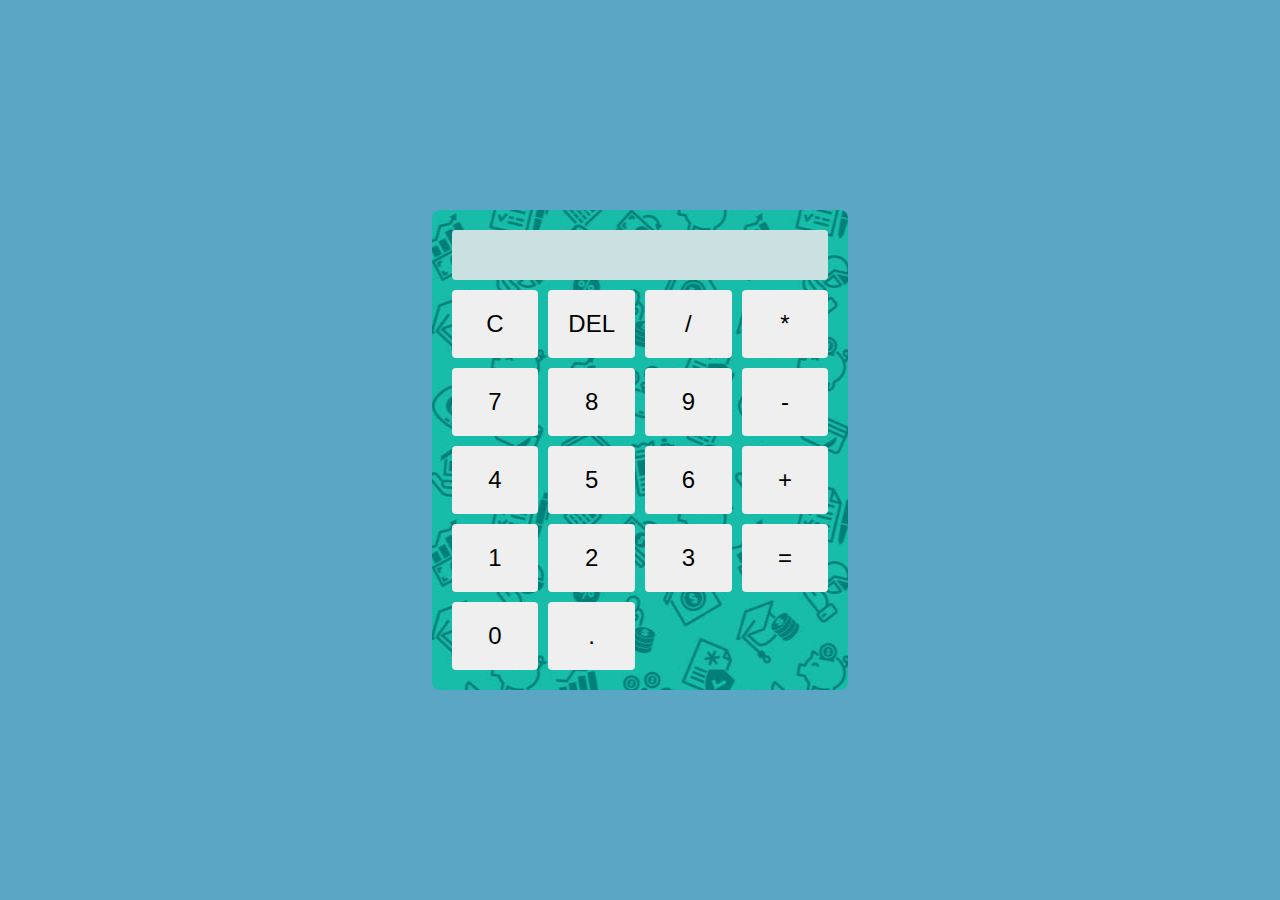
<file: MyCalculator/index.html>
<!DOCTYPE html>
<html lang="en">
<head>
    <meta charset="UTF-8">
    <meta http-equiv="X-UA-Compatible" content="IE=edge">
    <meta name="viewport" content="width=device-width, initial-scale=1.0">
    <title>My_Calculator</title>
    <link rel="stylesheet" href="calculator.css">
    <script src="calculator.js" defer></script>
</head> 
<body>
    <div class="sec1">
        <div class="sec2">
            <div id="display" class="ans"></div>
            <div class="grid">
                <button class="btn" data-type="clear">C</button>
                <button class="btn" data-type="delete">DEL</button>
                <button class="btn" data-type="operator" data-value="/">/</button>
                <button class="btn" data-type="operator" data-value="*">*</button>
                <button class="btn" data-type="number" data-value="7">7</button>
                <button class="btn" data-type="number" data-value="8">8</button>
                <button class="btn" data-type="number" data-value="9">9</button>
                <button class="btn" data-type="operator" data-value="-">-</button>
                <button class="btn" data-type="number" data-value="4">4</button>
                <button class="btn" data-type="number" data-value="5">5</button>
                <button class="btn" data-type="number" data-value="6">6</button>
                <button class="btn" data-type="operator" data-value="+">+</button>
                <button class="btn" data-type="number" data-value="1">1</button>
                <button class="btn" data-type="number" data-value="2">2</button>
                <button class="btn" data-type="number" data-value="3">3</button>
                <button class="btn" data-type="equals" data-value="=">=</button>
                <button class="btn" data-type="number" data-value="0">0</button>
                <button class="btn" data-type="decimal" data-value=".">.</button> 
            </div>
        </div>
    </div>
</body>
</html>
</file>
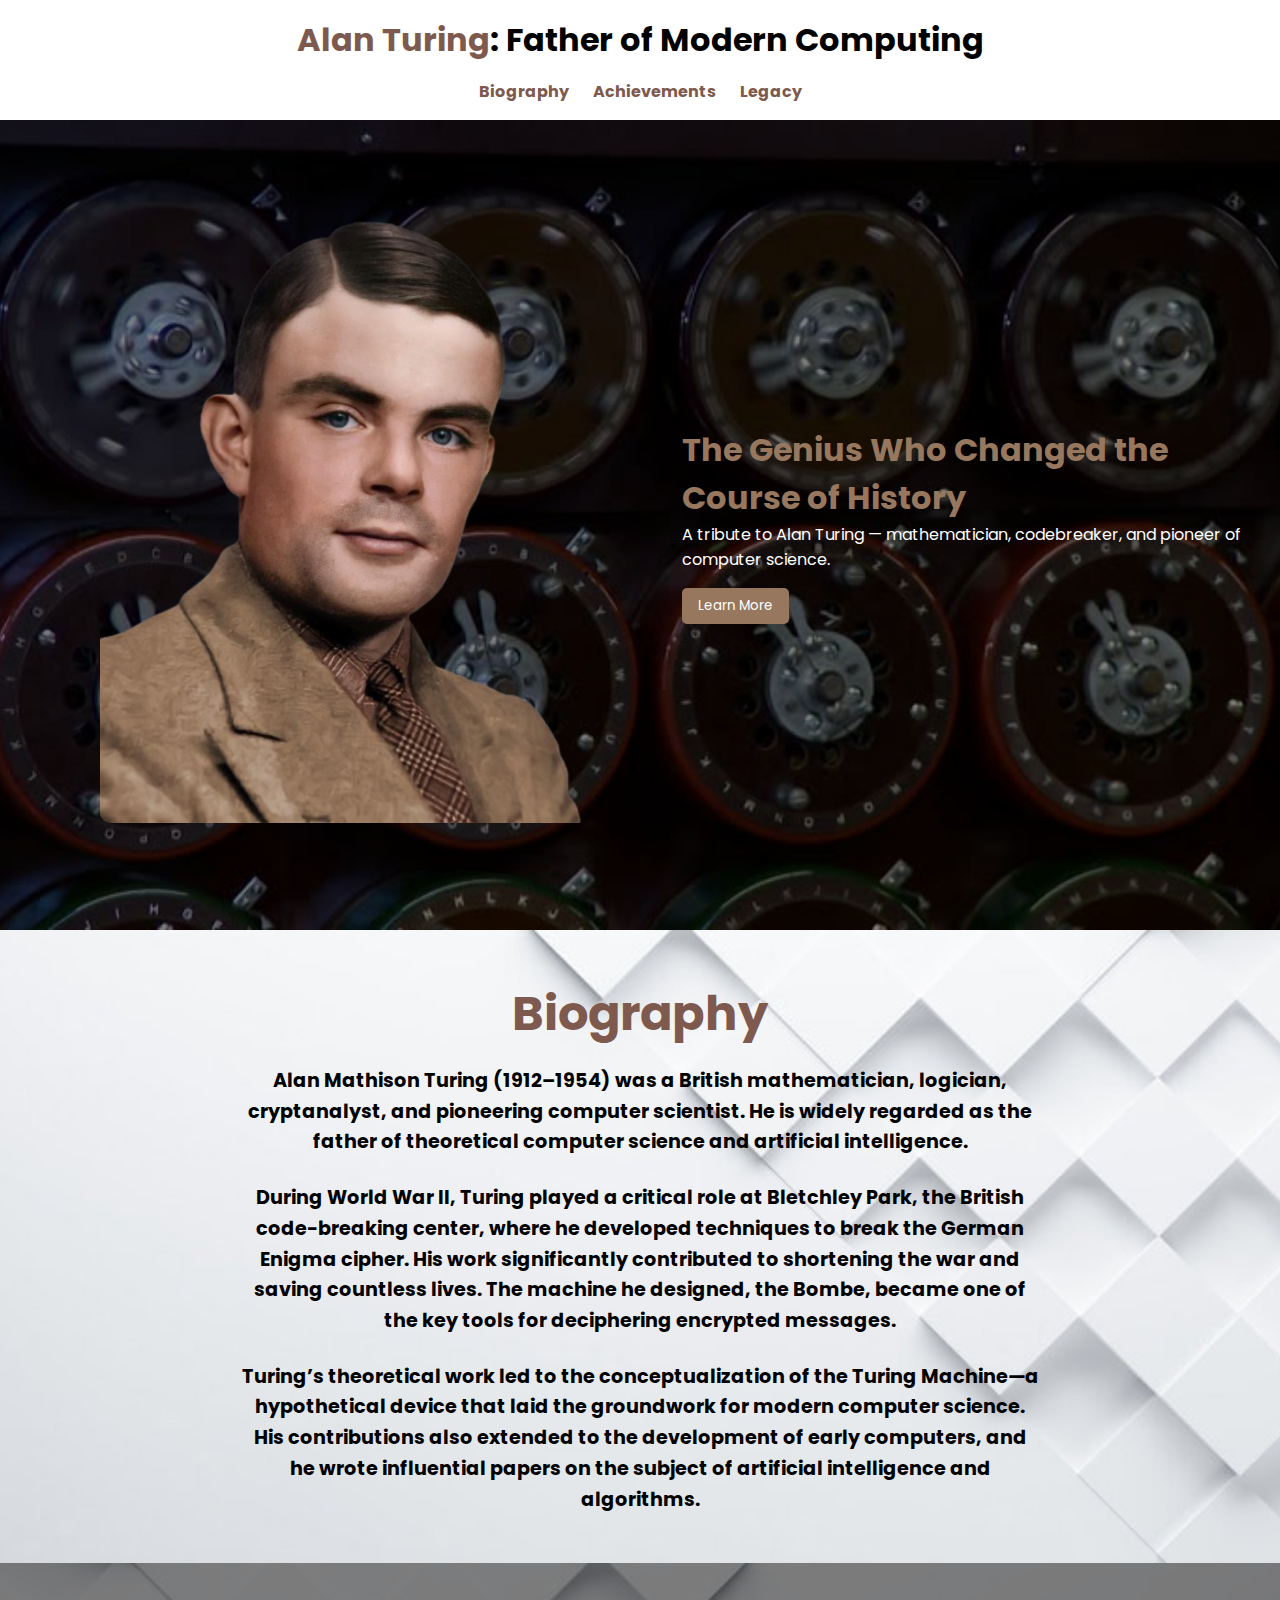
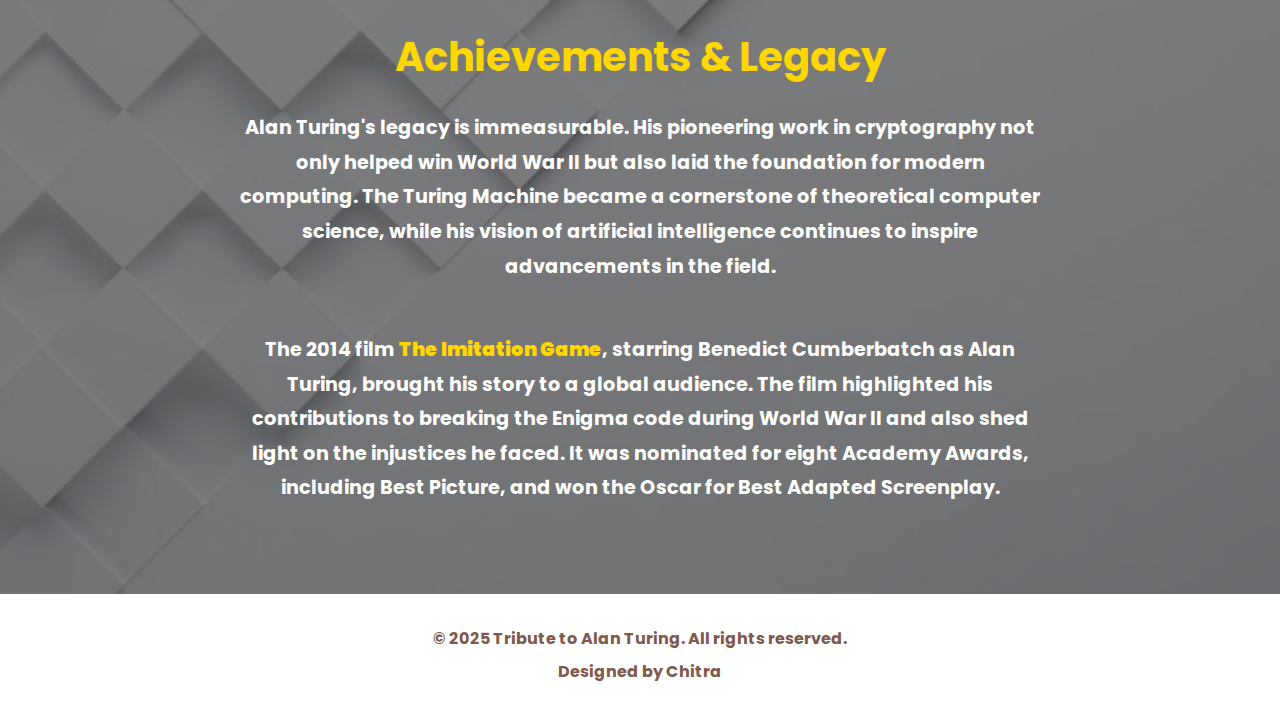
<file: TributePage/index.html>
<!DOCTYPE html>
<html>
    <head>
        <meta charset="UTF-8">
        <meta name="viewport" content="width=device-width, initial-scale=1.0">
        <title>Tribute to Alan Turing</title>
        <link rel="stylesheet" href="Home.css">
    </head>
    <body>
        <div>
            <header class="header">
                <h1><span class="name">Alan Turing</span>: Father of Modern Computing</h1>
                <nav>
                  <a href="#biography">Biography</a>
                  <a href="#achievements">Achievements</a>

                  <a href="#legacy">Legacy</a>
                </nav>
              </header>    
            </section>
            <section class="hero-section">
                <div class="hero-image">
                    <img src="./assests/AlanTuring1.png" alt="Alan Turing">
                </div>
                <div class="hero-text">
                    <h1>The Genius Who Changed the Course of History</h1>
                    <p>A tribute to Alan Turing — mathematician, codebreaker, and pioneer of computer science.</p>
                    <button>Learn More</button>
                </div>
            </section>
            <section class="bio-section">
                <div class="bio-content">
                    <h2 class="bio-title">Biography</h2>
                    <p class="bio-text">
                        Alan Mathison Turing (1912–1954) was a British mathematician, logician, cryptanalyst, and pioneering computer scientist.
                        He is widely regarded as the father of theoretical computer science and artificial intelligence.
                    </p> <br>
                    <p class="bio-text">
                        During World War II, Turing played a critical role at Bletchley Park, the British code-breaking center,
                        where he developed techniques to break the German Enigma cipher. His work significantly contributed to shortening the war and saving countless lives.
                        The machine he designed, the Bombe, became one of the key tools for deciphering encrypted messages.
                    </p> <br>
                    <p class="bio-text">
                        Turing’s theoretical work led to the conceptualization of the Turing Machine—a hypothetical device that laid the groundwork
                        for modern computer science. His contributions also extended to the development of early computers, and he wrote influential
                        papers on the subject of artificial intelligence and algorithms.
                    </p>
                </div>
            </section>         
            <section class="ach-sec">
                <div class="ach-content">
                    <h2 class="ach-title">Achievements & Legacy</h2>
                    <p class="ach-text">
                        Alan Turing's legacy is immeasurable. His pioneering work in cryptography not only helped win World War II but also laid the foundation for
                        modern computing. The Turing Machine became a cornerstone of theoretical computer science, while his vision of artificial intelligence
                        continues to inspire advancements in the field.
                    </p>
                    <br>
                    <p class="ach-text">
                        The 2014 film <strong class="mov">The Imitation Game</strong>, starring Benedict Cumberbatch as Alan Turing, brought his story to a global audience.
                        The film highlighted his contributions to breaking the Enigma code during World War II and also shed light on the injustices he faced.
                        It was nominated for eight Academy Awards, including Best Picture, and won the Oscar for Best Adapted Screenplay.
                    </p>
                </div>
            </section>  
            <footer class="foot-sec">
                <div class="foot-content">
                    <p>© 2025 Tribute to Alan Turing. All rights reserved.</p>
                    <p>Designed by Chitra</p>
                </div>
            </footer>
        </div>
    </body>
</html>
</file>
<file: MyCalculator/calculator.css>
*{
    margin: 0;
    padding: 0;
    box-sizing: border-box;
}
.sec1{
    background-color: rgb(90, 166, 196);
    display: flex;
    justify-content: center;
    min-height: 100vh;
    align-items: center;
    font-family:sans-serif;
}
.ans{
    background-color: rgb(203, 225, 225);
    font-size: 2rem;
    text-align: right;
    padding: 10px;
    border-radius: 4px;
    margin-bottom: 10px;
    min-height: 50px;
    display: flex;
    align-items: center;
    justify-content: flex-end;
}
.sec2{
    background: url('./assets/bg.jpg') no-repeat center;
    padding: 20px;
    border-radius: 8px;
}
.grid{
    display: grid;
    grid-template-columns: repeat(4, 1fr);
    gap: 10px;
}
.btn{
    padding: 20px;
    font-size: 1.5rem;
    border: none;
    border-radius: 4px;
    cursor: pointer;

}
</file>
<file: TributePage/Home.css>
@import url('https://fonts.googleapis.com/css2?family=Noto+Sans+JP:wght@100..900&family=Poppins:ital,wght@0,100;0,200;1,100;1,200&display=swap');
*{
    margin: 0;
    padding: 0;
    box-sizing: border-box;
    font-family:"Poppins";
}
.header{
    background-color: white;
    color:black;
    text-align: center;
    padding: 1rem;
}
.header .name{
    color: #7e594d;
}
.header h1{
    margin-bottom: 15px;
}
.header nav a{
    color: #7e594d;
    margin: 0 10px;
    text-decoration: none;
    font-weight: bold;
}
.header nav a:hover{
    color: black;
}

.hero-section {
    display: flex;
    align-items: center;
    justify-content: space-between;
    flex-wrap: wrap;
    position: relative;
    background-image: url('./assests/bg.jpg'); 
    background-size: cover;
    background-position: center;
    background-repeat: no-repeat;
    height: 90vh;
    padding: 1rem;
    padding-left: 100px;
    color: white;
}

.hero-section::before {
    content: "";
    position: absolute;
    top: 0;
    left: 0;
    width: 100%;
    height: 100%;
    background-color: rgba(0, 0, 0, 0.5);
    z-index: 1;
}

.hero-image {
    flex: 1;
    position: relative;
    z-index: 2;
    
}

.hero-image img {
    width: 100%;
    max-width: 500px;
    border-radius: 10px;
    
}

.hero-text {
    flex: 1;
    position: relative;
    z-index: 2;
    max-width: 50%;
    color: white;
}

.hero-text h1 {
    color: #97775d;
    font-size: 2rem;
}

.hero-text p {
    font-size: 1rem;
}

.hero-text button {
    background-color: #97775d;
    color: white;
    padding: 0.5rem 1rem;
    border: none;
    border-radius: 5px;
    cursor: pointer;
    margin-top: 1rem;
}

.hero-text button:hover {
    background-color: #004d40;
}

@media (max-width: 768px) {
    .hero-section {
        flex-direction: column;
        height: auto;
    }

    .hero-text {
        max-width: 100%;
        text-align: center;
    }

    .hero-image img {
        max-width: 100%;
    }
}




.bio-section {
    background-image: url('./assests/bg4.jpg');
    background-size: cover;
    background-position: center;
    background-repeat: no-repeat;
    padding: 3rem 1rem;
    text-align: center;
    position: relative;
}

.bio-section::before {
    content: "";
    position: absolute;
    top: 0;
    left: 0;
    width: 100%;
    height: 100%;
    z-index: 1;
}

.bio-content {
    position: relative;
    z-index: 2;
    max-width: 800px;
    margin: 0 auto;
    color: black;
}

.bio-title {
    color: #7e594d;
    font-size: 3rem;
    margin-bottom: 1rem;
}

.bio-text {
    font-size: 1.2rem;
    line-height: 1.6;
    font-weight: bold
}




.ach-sec {
    background-image: url('./assests/bg5.jpg');
    background-size: cover;
    background-position: center;
    background-repeat: no-repeat;
    padding: 4rem 2rem;
    color: white;
    font-weight: bold;
    text-align: center;
    position: relative;
}

.ach-sec::before {
    content: "";
    position: absolute;
    top: 0;
    left: 0;
    width: 100%;
    height: 100%;
    background-color: rgba(0, 0, 0, 0.5);
    z-index: 1;
}

.ach-content {
    position: relative;
    z-index: 2;
    max-width: 800px;
    margin: 0 auto;
}

.ach-title {
    font-size: 2.5rem;
    margin-bottom: 1.5rem;
    color: #FFD700;
}

.ach-text {
    font-size: 1.2rem;
    line-height: 1.8;
    margin-bottom: 1.5rem;
}
.mov{
    color: #FFD700;
}



.foot-sec {
    background-color: white;
    color: #7e594d;
    text-align: center;
    padding: 1.5rem 2rem;
}

.foot-sec p {
    margin: 0.5rem 0;
    font-size: 1rem;
    font-weight: bold;
}
</file>
